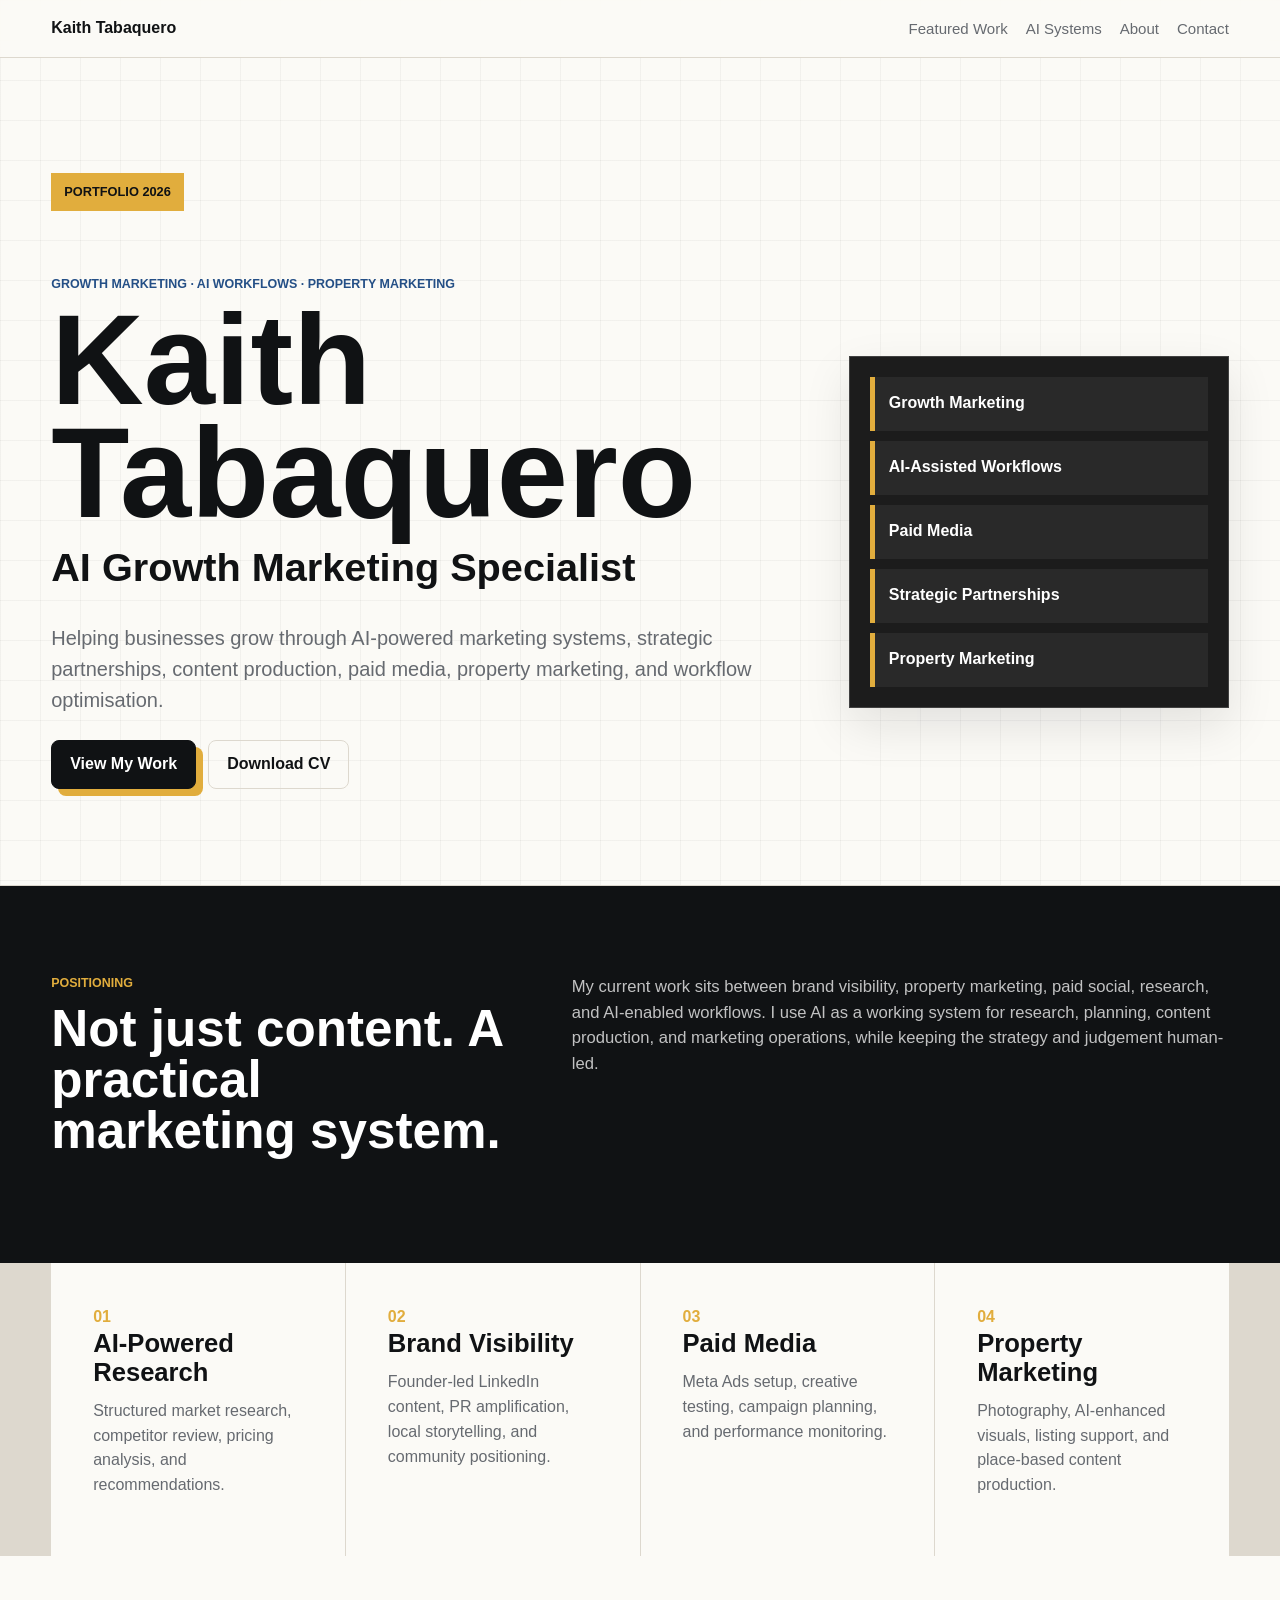
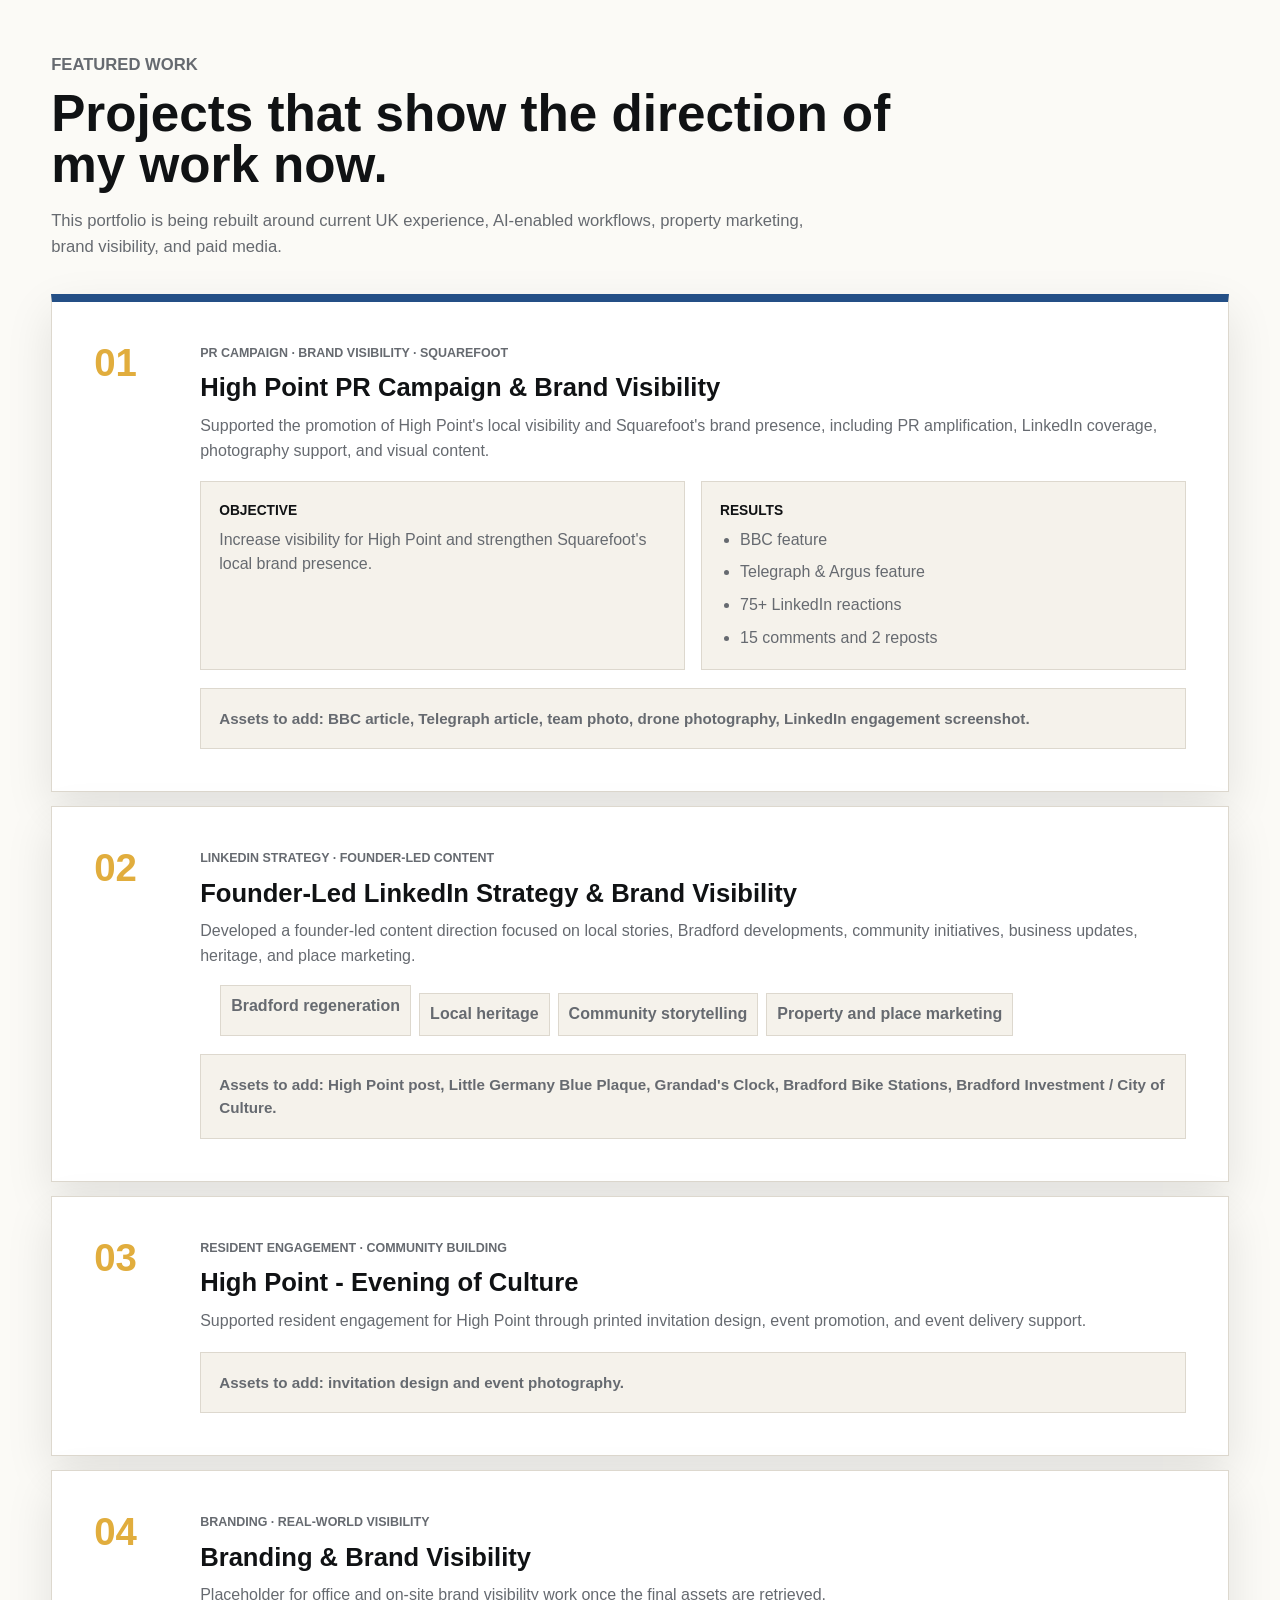
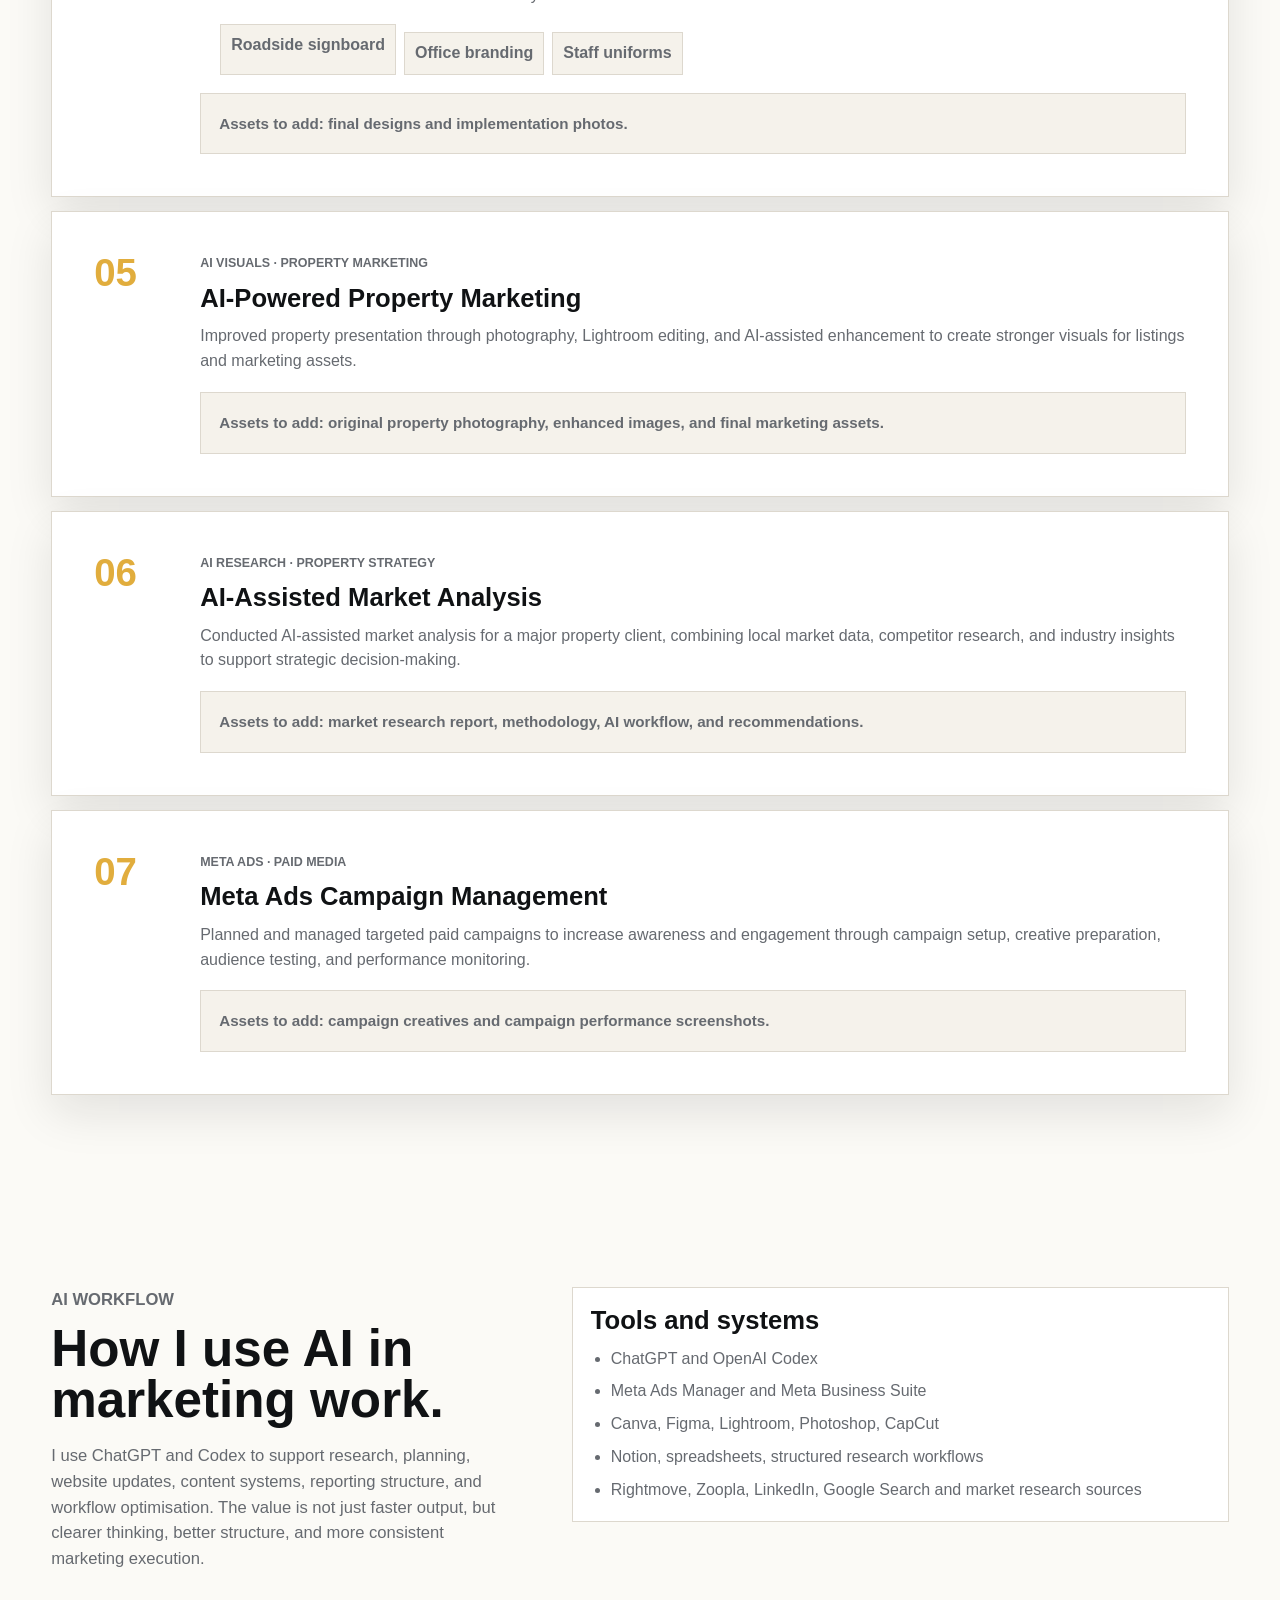
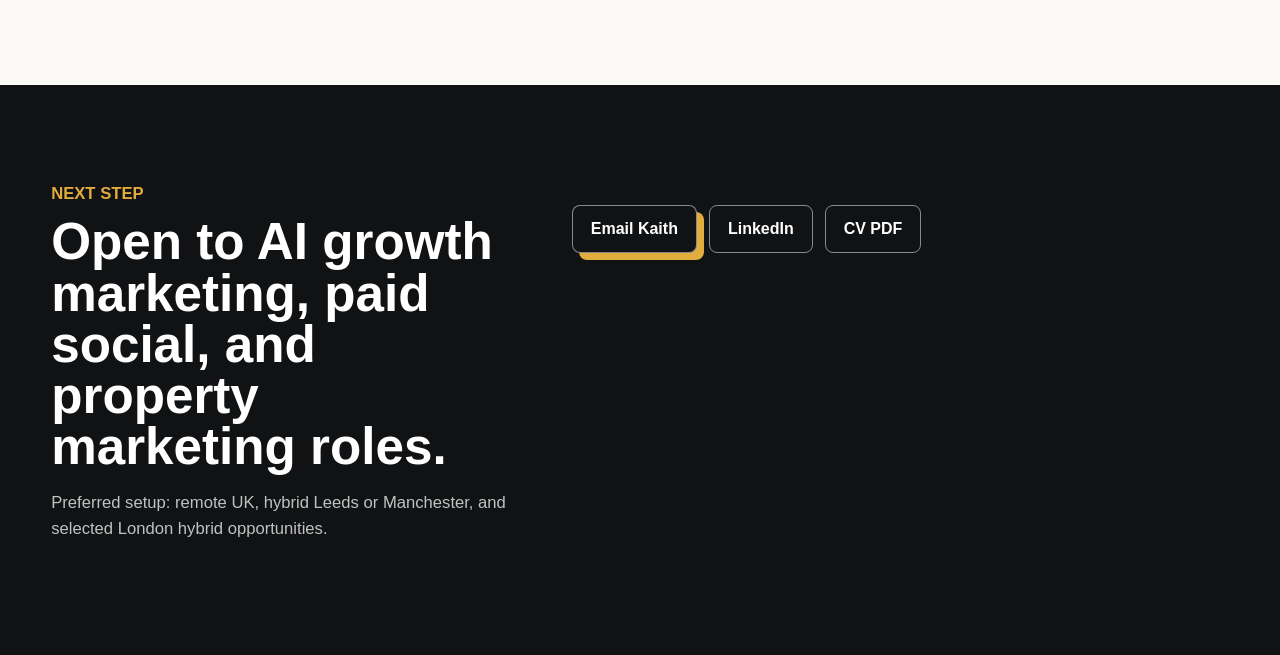
<file: index.html>
<!doctype html>
<html lang="en">
  <head>
    <meta charset="utf-8">
    <meta name="viewport" content="width=device-width, initial-scale=1">
    <title>Kaith Tabaquero | AI Growth Marketing Specialist</title>
    <meta name="description" content="Portfolio for Kaith Tabaquero, an AI Growth Marketing Specialist focused on AI-powered marketing systems, paid media, strategic partnerships, property marketing, and workflow optimisation.">
    <link rel="stylesheet" href="styles.css">
  </head>
  <body>
    <header class="site-header">
      <a class="brand" href="#top">Kaith Tabaquero</a>
      <nav aria-label="Primary navigation">
        <a href="#work">Featured Work</a>
        <a href="#ai-systems">AI Systems</a>
        <a href="about.html">About</a>
        <a href="#contact">Contact</a>
      </nav>
    </header>

    <main id="top">
      <section class="hero">
        <div class="hero-kicker">Portfolio 2026</div>
        <div class="hero-content">
          <p class="eyebrow">Growth Marketing · AI Workflows · Property Marketing</p>
          <h1>Kaith Tabaquero</h1>
          <p class="hero-title">AI Growth Marketing Specialist</p>
          <p class="hero-copy">
            Helping businesses grow through AI-powered marketing systems, strategic partnerships,
            content production, paid media, property marketing, and workflow optimisation.
          </p>
          <div class="hero-actions">
            <a class="button primary" href="#work">View My Work</a>
            <a class="button secondary" href="kaith-tabaquero-cv.pdf">Download CV</a>
          </div>
        </div>
        <aside class="hero-panel" aria-label="Core specialisms">
          <span>Growth Marketing</span>
          <span>AI-Assisted Workflows</span>
          <span>Paid Media</span>
          <span>Strategic Partnerships</span>
          <span>Property Marketing</span>
        </aside>
      </section>

      <section class="intro-band">
        <div class="intro-grid">
          <div>
            <p class="section-label">Positioning</p>
            <h2>Not just content. A practical marketing system.</h2>
          </div>
          <p>
            My current work sits between brand visibility, property marketing, paid social, research,
            and AI-enabled workflows. I use AI as a working system for research, planning, content
            production, and marketing operations, while keeping the strategy and judgement human-led.
          </p>
        </div>
      </section>

      <section class="capabilities" aria-label="Core capabilities">
        <article>
          <span>01</span>
          <h3>AI-Powered Research</h3>
          <p>Structured market research, competitor review, pricing analysis, and recommendations.</p>
        </article>
        <article>
          <span>02</span>
          <h3>Brand Visibility</h3>
          <p>Founder-led LinkedIn content, PR amplification, local storytelling, and community positioning.</p>
        </article>
        <article>
          <span>03</span>
          <h3>Paid Media</h3>
          <p>Meta Ads setup, creative testing, campaign planning, and performance monitoring.</p>
        </article>
        <article>
          <span>04</span>
          <h3>Property Marketing</h3>
          <p>Photography, AI-enhanced visuals, listing support, and place-based content production.</p>
        </article>
      </section>

      <section class="section" id="work">
        <div class="section-heading">
          <p class="section-label">Featured Work</p>
          <h2>Projects that show the direction of my work now.</h2>
          <p>
            This portfolio is being rebuilt around current UK experience, AI-enabled workflows,
            property marketing, brand visibility, and paid media.
          </p>
        </div>

        <div class="project-stack">
          <article class="project-card featured">
            <div class="project-number">01</div>
            <div>
              <p class="tag">PR Campaign · Brand Visibility · Squarefoot</p>
              <h3>High Point PR Campaign & Brand Visibility</h3>
              <p>
                Supported the promotion of High Point's local visibility and Squarefoot's brand presence,
                including PR amplification, LinkedIn coverage, photography support, and visual content.
              </p>
              <div class="project-grid">
                <div>
                  <h4>Objective</h4>
                  <p>Increase visibility for High Point and strengthen Squarefoot's local brand presence.</p>
                </div>
                <div>
                  <h4>Results</h4>
                  <ul>
                    <li>BBC feature</li>
                    <li>Telegraph & Argus feature</li>
                    <li>75+ LinkedIn reactions</li>
                    <li>15 comments and 2 reposts</li>
                  </ul>
                </div>
              </div>
              <p class="asset-note">Assets to add: BBC article, Telegraph article, team photo, drone photography, LinkedIn engagement screenshot.</p>
            </div>
          </article>

          <article class="project-card">
            <div class="project-number">02</div>
            <div>
              <p class="tag">LinkedIn Strategy · Founder-Led Content</p>
              <h3>Founder-Led LinkedIn Strategy & Brand Visibility</h3>
              <p>
                Developed a founder-led content direction focused on local stories, Bradford developments,
                community initiatives, business updates, heritage, and place marketing.
              </p>
              <ul class="inline-list">
                <li>Bradford regeneration</li>
                <li>Local heritage</li>
                <li>Community storytelling</li>
                <li>Property and place marketing</li>
              </ul>
              <p class="asset-note">Assets to add: High Point post, Little Germany Blue Plaque, Grandad's Clock, Bradford Bike Stations, Bradford Investment / City of Culture.</p>
            </div>
          </article>

          <article class="project-card">
            <div class="project-number">03</div>
            <div>
              <p class="tag">Resident Engagement · Community Building</p>
              <h3>High Point - Evening of Culture</h3>
              <p>
                Supported resident engagement for High Point through printed invitation design,
                event promotion, and event delivery support.
              </p>
              <p class="asset-note">Assets to add: invitation design and event photography.</p>
            </div>
          </article>

          <article class="project-card">
            <div class="project-number">04</div>
            <div>
              <p class="tag">Branding · Real-World Visibility</p>
              <h3>Branding & Brand Visibility</h3>
              <p>
                Placeholder for office and on-site brand visibility work once the final assets are retrieved.
              </p>
              <ul class="inline-list">
                <li>Roadside signboard</li>
                <li>Office branding</li>
                <li>Staff uniforms</li>
              </ul>
              <p class="asset-note">Assets to add: final designs and implementation photos.</p>
            </div>
          </article>

          <article class="project-card">
            <div class="project-number">05</div>
            <div>
              <p class="tag">AI Visuals · Property Marketing</p>
              <h3>AI-Powered Property Marketing</h3>
              <p>
                Improved property presentation through photography, Lightroom editing, and AI-assisted
                enhancement to create stronger visuals for listings and marketing assets.
              </p>
              <p class="asset-note">Assets to add: original property photography, enhanced images, and final marketing assets.</p>
            </div>
          </article>

          <article class="project-card">
            <div class="project-number">06</div>
            <div>
              <p class="tag">AI Research · Property Strategy</p>
              <h3>AI-Assisted Market Analysis</h3>
              <p>
                Conducted AI-assisted market analysis for a major property client, combining local market
                data, competitor research, and industry insights to support strategic decision-making.
              </p>
              <p class="asset-note">Assets to add: market research report, methodology, AI workflow, and recommendations.</p>
            </div>
          </article>

          <article class="project-card">
            <div class="project-number">07</div>
            <div>
              <p class="tag">Meta Ads · Paid Media</p>
              <h3>Meta Ads Campaign Management</h3>
              <p>
                Planned and managed targeted paid campaigns to increase awareness and engagement through
                campaign setup, creative preparation, audience testing, and performance monitoring.
              </p>
              <p class="asset-note">Assets to add: campaign creatives and campaign performance screenshots.</p>
            </div>
          </article>
        </div>
      </section>

      <section class="section split" id="ai-systems">
        <div>
          <p class="section-label">AI Workflow</p>
          <h2>How I use AI in marketing work.</h2>
          <p>
            I use ChatGPT and Codex to support research, planning, website updates, content systems,
            reporting structure, and workflow optimisation. The value is not just faster output, but
            clearer thinking, better structure, and more consistent marketing execution.
          </p>
        </div>
        <div class="skills-panel">
          <h3>Tools and systems</h3>
          <ul>
            <li>ChatGPT and OpenAI Codex</li>
            <li>Meta Ads Manager and Meta Business Suite</li>
            <li>Canva, Figma, Lightroom, Photoshop, CapCut</li>
            <li>Notion, spreadsheets, structured research workflows</li>
            <li>Rightmove, Zoopla, LinkedIn, Google Search and market research sources</li>
          </ul>
        </div>
      </section>

      <section class="contact" id="contact">
        <div>
          <p class="section-label">Next Step</p>
          <h2>Open to AI growth marketing, paid social, and property marketing roles.</h2>
          <p>Preferred setup: remote UK, hybrid Leeds or Manchester, and selected London hybrid opportunities.</p>
        </div>
        <div class="contact-actions">
          <a class="button primary" href="mailto:kaith.tabaquero@gmail.com">Email Kaith</a>
          <a class="button secondary" href="https://www.linkedin.com/in/kaithtabaquero/">LinkedIn</a>
          <a class="button secondary" href="kaith-tabaquero-cv.pdf">CV PDF</a>
        </div>
      </section>
    </main>
  </body>
</html>
</file>
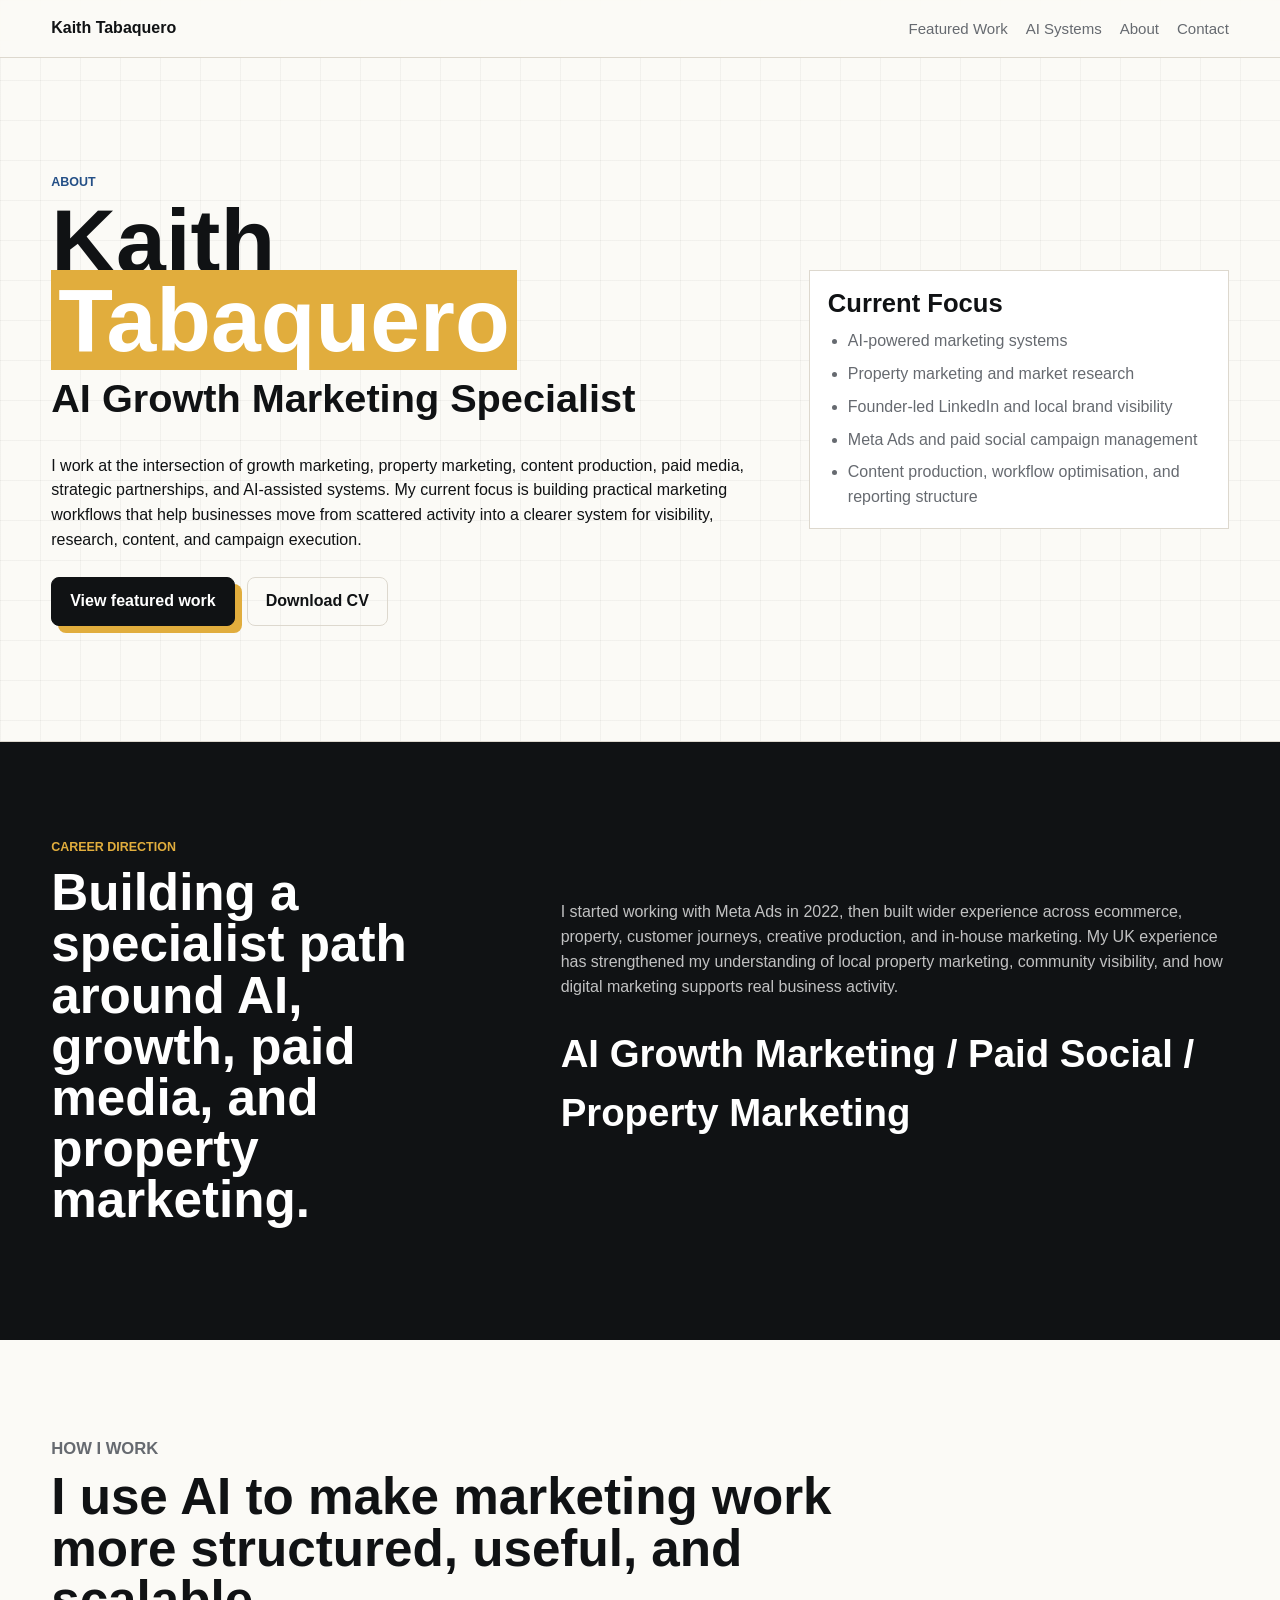
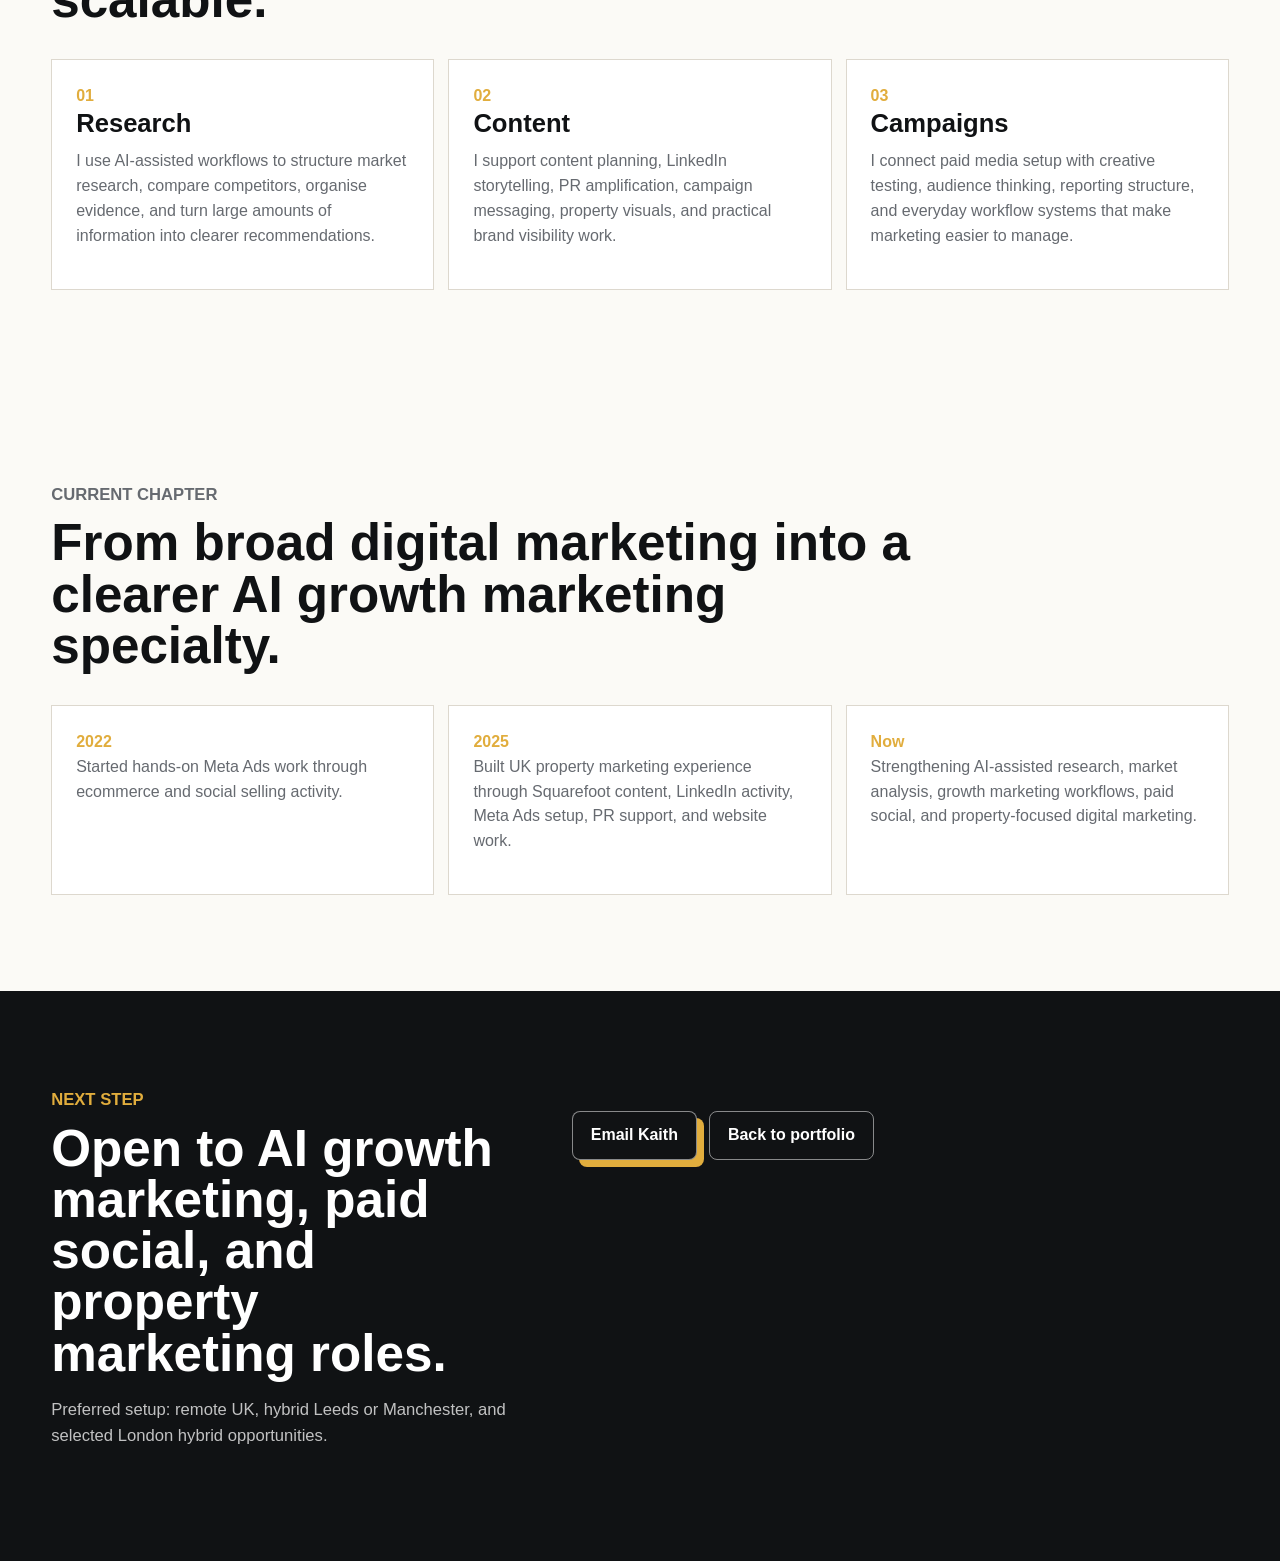
<file: about.html>
<!doctype html>
<html lang="en">
  <head>
    <meta charset="utf-8">
    <meta name="viewport" content="width=device-width, initial-scale=1">
    <title>About Kaith Tabaquero | AI Growth Marketing Specialist</title>
    <meta name="description" content="About Kaith Tabaquero, an AI Growth Marketing Specialist focused on paid media, property marketing, strategic partnerships, and AI-assisted workflows.">
    <link rel="stylesheet" href="styles.css">
  </head>
  <body>
    <header class="site-header">
      <a class="brand" href="index.html">Kaith Tabaquero</a>
      <nav aria-label="Primary navigation">
        <a href="index.html#work">Featured Work</a>
        <a href="index.html#ai-systems">AI Systems</a>
        <a href="about.html">About</a>
        <a href="index.html#contact">Contact</a>
      </nav>
    </header>

    <main>
      <section class="about-cover">
        <div class="about-copy">
          <p class="eyebrow">About</p>
          <h1><span>Kaith</span> <mark>Tabaquero</mark></h1>
          <p class="hero-title">AI Growth Marketing Specialist</p>
          <p>
            I work at the intersection of growth marketing, property marketing, content production,
            paid media, strategic partnerships, and AI-assisted systems. My current focus is building
            practical marketing workflows that help businesses move from scattered activity into a
            clearer system for visibility, research, content, and campaign execution.
          </p>
          <div class="hero-actions">
            <a class="button primary" href="index.html#work">View featured work</a>
            <a class="button secondary" href="kaith-tabaquero-cv.pdf">Download CV</a>
          </div>
        </div>
        <div class="skills-panel">
          <h3>Current Focus</h3>
          <ul>
            <li>AI-powered marketing systems</li>
            <li>Property marketing and market research</li>
            <li>Founder-led LinkedIn and local brand visibility</li>
            <li>Meta Ads and paid social campaign management</li>
            <li>Content production, workflow optimisation, and reporting structure</li>
          </ul>
        </div>
      </section>

      <section class="about-goal">
        <div>
          <p class="section-label">Career Direction</p>
          <h2>Building a specialist path around AI, growth, paid media, and property marketing.</h2>
        </div>
        <div>
          <p>
            I started working with Meta Ads in 2022, then built wider experience across ecommerce,
            property, customer journeys, creative production, and in-house marketing. My UK experience
            has strengthened my understanding of local property marketing, community visibility, and
            how digital marketing supports real business activity.
          </p>
          <p class="about-large">AI Growth Marketing / Paid Social / Property Marketing</p>
        </div>
      </section>

      <section class="about-story section">
        <div class="section-heading">
          <p class="section-label">How I Work</p>
          <h2>I use AI to make marketing work more structured, useful, and scalable.</h2>
        </div>
        <div class="about-story-grid">
          <article>
            <span>01</span>
            <h3>Research</h3>
            <p>
              I use AI-assisted workflows to structure market research, compare competitors,
              organise evidence, and turn large amounts of information into clearer recommendations.
            </p>
          </article>
          <article>
            <span>02</span>
            <h3>Content</h3>
            <p>
              I support content planning, LinkedIn storytelling, PR amplification, campaign messaging,
              property visuals, and practical brand visibility work.
            </p>
          </article>
          <article>
            <span>03</span>
            <h3>Campaigns</h3>
            <p>
              I connect paid media setup with creative testing, audience thinking, reporting structure,
              and everyday workflow systems that make marketing easier to manage.
            </p>
          </article>
        </div>
      </section>

      <section class="about-timeline section">
        <div class="section-heading">
          <p class="section-label">Current Chapter</p>
          <h2>From broad digital marketing into a clearer AI growth marketing specialty.</h2>
        </div>
        <div class="timeline-list">
          <article>
            <span>2022</span>
            <p>Started hands-on Meta Ads work through ecommerce and social selling activity.</p>
          </article>
          <article>
            <span>2025</span>
            <p>Built UK property marketing experience through Squarefoot content, LinkedIn activity, Meta Ads setup, PR support, and website work.</p>
          </article>
          <article>
            <span>Now</span>
            <p>Strengthening AI-assisted research, market analysis, growth marketing workflows, paid social, and property-focused digital marketing.</p>
          </article>
        </div>
      </section>

      <section class="contact" id="contact">
        <div>
          <p class="section-label">Next Step</p>
          <h2>Open to AI growth marketing, paid social, and property marketing roles.</h2>
          <p>Preferred setup: remote UK, hybrid Leeds or Manchester, and selected London hybrid opportunities.</p>
        </div>
        <div class="contact-actions">
          <a class="button primary" href="mailto:kaith.tabaquero@gmail.com">Email Kaith</a>
          <a class="button secondary" href="index.html">Back to portfolio</a>
        </div>
      </section>
    </main>
  </body>
</html>
</file>
<file: styles.css>
:root {
  --ink: #101214;
  --graphite: #1c1c1c;
  --muted: #666a70;
  --soft: #f5f2eb;
  --paper: #fbfaf6;
  --white: #ffffff;
  --line: #ddd8ce;
  --gold: #e1ad3d;
  --blue: #244f86;
  --shadow: 0 18px 44px rgba(16, 18, 20, 0.1);
}

* {
  box-sizing: border-box;
}

html {
  scroll-behavior: smooth;
}

body {
  margin: 0;
  background: var(--paper);
  color: var(--ink);
  font-family: Aptos, Arial, Helvetica, sans-serif;
  line-height: 1.55;
}

body::before {
  content: "";
  position: fixed;
  inset: 0;
  z-index: -1;
  background:
    linear-gradient(rgba(16, 18, 20, 0.04) 1px, transparent 1px),
    linear-gradient(90deg, rgba(16, 18, 20, 0.04) 1px, transparent 1px);
  background-size: 40px 40px;
}

a {
  color: inherit;
}

img {
  display: block;
  width: 100%;
}

.site-header {
  position: sticky;
  top: 0;
  z-index: 10;
  display: flex;
  align-items: center;
  justify-content: space-between;
  gap: 24px;
  padding: 16px clamp(18px, 4vw, 58px);
  background: rgba(251, 250, 246, 0.92);
  border-bottom: 1px solid var(--line);
  backdrop-filter: blur(14px);
}

.brand {
  font-weight: 900;
  text-decoration: none;
}

nav {
  display: flex;
  align-items: center;
  gap: 18px;
  color: var(--muted);
  font-size: 0.94rem;
}

nav a {
  text-decoration: none;
}

nav a:hover {
  color: var(--blue);
}

.hero,
.intro-band,
.capabilities,
.section,
.contact {
  padding-inline: clamp(18px, 4vw, 58px);
}

.hero {
  min-height: 86vh;
  display: grid;
  grid-template-columns: minmax(0, 1fr) minmax(260px, 380px);
  gap: clamp(28px, 5vw, 76px);
  align-items: center;
  padding-top: clamp(58px, 9vw, 118px);
  padding-bottom: clamp(54px, 8vw, 96px);
  border-bottom: 1px solid var(--line);
}

.hero-kicker {
  align-self: start;
  width: fit-content;
  padding: 9px 13px;
  background: var(--gold);
  color: var(--ink);
  font-size: 0.8rem;
  font-weight: 900;
  text-transform: uppercase;
}

.hero-content {
  grid-column: 1;
}

.eyebrow,
.section-label,
.tag {
  margin: 0 0 10px;
  color: var(--blue);
  font-size: 0.78rem;
  font-weight: 900;
  letter-spacing: 0;
  text-transform: uppercase;
}

h1,
h2,
h3,
h4,
p {
  margin-top: 0;
}

h1 {
  max-width: 920px;
  margin-bottom: 8px;
  font-size: clamp(3.4rem, 10vw, 8.4rem);
  line-height: 0.88;
  letter-spacing: 0;
}

.hero-title {
  margin-bottom: 24px;
  color: var(--ink);
  font-size: clamp(1.55rem, 3.1vw, 3rem);
  font-weight: 900;
}

.hero-copy {
  max-width: 760px;
  color: var(--muted);
  font-size: clamp(1.05rem, 1.6vw, 1.25rem);
}

.hero-panel {
  grid-column: 2;
  display: grid;
  gap: 10px;
  padding: 20px;
  background: var(--graphite);
  color: var(--white);
  border: 1px solid rgba(255, 255, 255, 0.16);
  box-shadow: var(--shadow);
}

.hero-panel span {
  min-height: 54px;
  display: flex;
  align-items: center;
  padding: 12px 14px;
  background: rgba(255, 255, 255, 0.06);
  border-left: 5px solid var(--gold);
  font-weight: 800;
}

.hero-actions,
.contact-actions {
  display: flex;
  flex-wrap: wrap;
  gap: 12px;
  margin-top: 24px;
}

.button {
  display: inline-flex;
  align-items: center;
  justify-content: center;
  min-height: 44px;
  padding: 11px 18px;
  border: 1px solid var(--ink);
  border-radius: 8px;
  font-weight: 900;
  text-decoration: none;
}

.button.primary {
  background: var(--ink);
  color: var(--white);
  box-shadow: 7px 7px 0 var(--gold);
}

.button.secondary {
  background: transparent;
  border-color: var(--line);
}

.button:hover {
  transform: translateY(-1px);
}

.intro-band {
  padding-top: clamp(46px, 7vw, 88px);
  padding-bottom: clamp(46px, 7vw, 88px);
  background: var(--ink);
  color: var(--white);
}

.intro-grid,
.split,
.contact {
  display: grid;
  grid-template-columns: minmax(260px, 0.82fr) minmax(320px, 1.18fr);
  gap: clamp(24px, 5vw, 70px);
  align-items: start;
}

.intro-band .section-label,
.contact .section-label {
  color: var(--gold);
}

.intro-grid p:last-child,
.split p,
.contact p,
.section-heading p {
  max-width: 790px;
  color: var(--muted);
  font-size: 1.04rem;
}

.intro-band p:last-child,
.contact p {
  color: rgba(255, 255, 255, 0.74);
}

.capabilities {
  display: grid;
  grid-template-columns: repeat(4, minmax(0, 1fr));
  gap: 1px;
  padding-top: 0;
  padding-bottom: 0;
  background: var(--line);
}

.capabilities article {
  min-height: 240px;
  padding: clamp(24px, 3.5vw, 42px);
  background: var(--paper);
}

.capabilities span,
.project-number,
.about-story-grid span,
.timeline-list span {
  color: var(--gold);
  font-weight: 900;
}

.capabilities p,
.project-card p,
.project-card li,
.skills-panel li,
.about-story-grid p,
.timeline-list p {
  color: var(--muted);
}

.section {
  padding-top: clamp(52px, 8vw, 96px);
  padding-bottom: clamp(52px, 8vw, 96px);
}

.section-heading {
  max-width: 860px;
  margin-bottom: 34px;
}

h2 {
  margin-bottom: 18px;
  font-size: clamp(2rem, 4vw, 4rem);
  line-height: 1;
  letter-spacing: 0;
}

h3 {
  margin-bottom: 12px;
  font-size: clamp(1.35rem, 2vw, 2rem);
  line-height: 1.12;
}

h4 {
  margin-bottom: 6px;
  font-size: 0.86rem;
  text-transform: uppercase;
}

.project-stack {
  display: grid;
  gap: 14px;
}

.project-card {
  display: grid;
  grid-template-columns: 72px minmax(0, 1fr);
  gap: clamp(18px, 3vw, 34px);
  padding: clamp(22px, 4vw, 42px);
  background: var(--white);
  border: 1px solid var(--line);
  box-shadow: var(--shadow);
}

.project-card.featured {
  border-top: 8px solid var(--blue);
}

.project-number {
  font-size: clamp(1.4rem, 3vw, 2.8rem);
  line-height: 1;
}

.project-grid {
  display: grid;
  grid-template-columns: repeat(2, minmax(0, 1fr));
  gap: 16px;
  margin: 18px 0;
}

.project-grid > div,
.asset-note,
.skills-panel {
  padding: 18px;
  background: var(--soft);
  border: 1px solid var(--line);
}

.project-card ul,
.skills-panel ul {
  margin: 0;
  padding-left: 20px;
}

.project-card li + li,
.skills-panel li + li {
  margin-top: 8px;
}

.inline-list {
  display: flex;
  flex-wrap: wrap;
  gap: 8px;
  padding: 0;
  list-style: none;
}

.inline-list li {
  padding: 8px 10px;
  background: var(--soft);
  border: 1px solid var(--line);
  font-weight: 800;
}

.asset-note {
  margin: 18px 0 0;
  color: var(--ink);
  font-size: 0.95rem;
  font-weight: 800;
}

.skills-panel {
  background: var(--white);
  box-shadow: none;
}

.contact {
  padding-top: clamp(52px, 8vw, 96px);
  padding-bottom: clamp(52px, 8vw, 96px);
  background: var(--ink);
  color: var(--white);
}

.contact .button {
  border-color: rgba(255, 255, 255, 0.5);
}

.contact .button.secondary {
  color: var(--white);
}

.about-cover,
.about-goal,
.about-story,
.about-timeline {
  padding: clamp(52px, 8vw, 96px) clamp(18px, 4vw, 58px);
}

.about-cover {
  display: grid;
  grid-template-columns: minmax(320px, 1fr) minmax(280px, 420px);
  gap: clamp(26px, 5vw, 70px);
  align-items: center;
  min-height: 76vh;
  border-bottom: 1px solid var(--line);
}

.about-cover h1 {
  font-size: clamp(3rem, 7vw, 6.4rem);
}

.about-cover mark {
  padding: 0 0.08em;
  background: var(--gold);
  color: var(--white);
}

.about-photo-frame {
  padding: 18px;
  background: var(--white);
  border: 1px solid var(--line);
  box-shadow: var(--shadow);
}

.about-photo-placeholder,
.about-orbit-photo {
  min-height: 420px;
  display: grid;
  place-items: center;
  background: var(--soft);
  color: var(--muted);
  font-weight: 900;
}

.about-photo-placeholder img,
.about-orbit-photo img {
  width: 100%;
  height: 100%;
  min-height: 420px;
  object-fit: cover;
}

.about-goal {
  display: grid;
  grid-template-columns: minmax(260px, 0.8fr) minmax(320px, 1.2fr);
  gap: clamp(24px, 5vw, 70px);
  align-items: center;
  background: var(--ink);
  color: var(--white);
}

.about-goal p {
  color: rgba(255, 255, 255, 0.74);
}

.about-goal .section-label {
  color: var(--gold);
}

.about-large {
  margin-top: 24px;
  color: var(--white) !important;
  font-size: clamp(1.5rem, 3vw, 2.6rem);
  font-weight: 900;
}

.about-story-grid,
.timeline-list {
  display: grid;
  grid-template-columns: repeat(3, minmax(0, 1fr));
  gap: 14px;
}

.about-story-grid article,
.timeline-list article {
  padding: 24px;
  background: var(--white);
  border: 1px solid var(--line);
}

@media (max-width: 900px) {
  .site-header,
  nav {
    align-items: flex-start;
  }

  .site-header {
    flex-direction: column;
  }

  nav {
    flex-wrap: wrap;
    gap: 12px;
  }

  .hero,
  .intro-grid,
  .split,
  .contact,
  .about-cover,
  .about-goal {
    grid-template-columns: 1fr;
  }

  .hero-panel {
    grid-column: 1;
  }

  .capabilities,
  .project-grid,
  .about-story-grid,
  .timeline-list {
    grid-template-columns: 1fr;
  }
}

@media (max-width: 620px) {
  h1 {
    font-size: clamp(3rem, 18vw, 4.8rem);
  }

  .project-card {
    grid-template-columns: 1fr;
  }

  .project-number {
    font-size: 2rem;
  }
}
</file>
